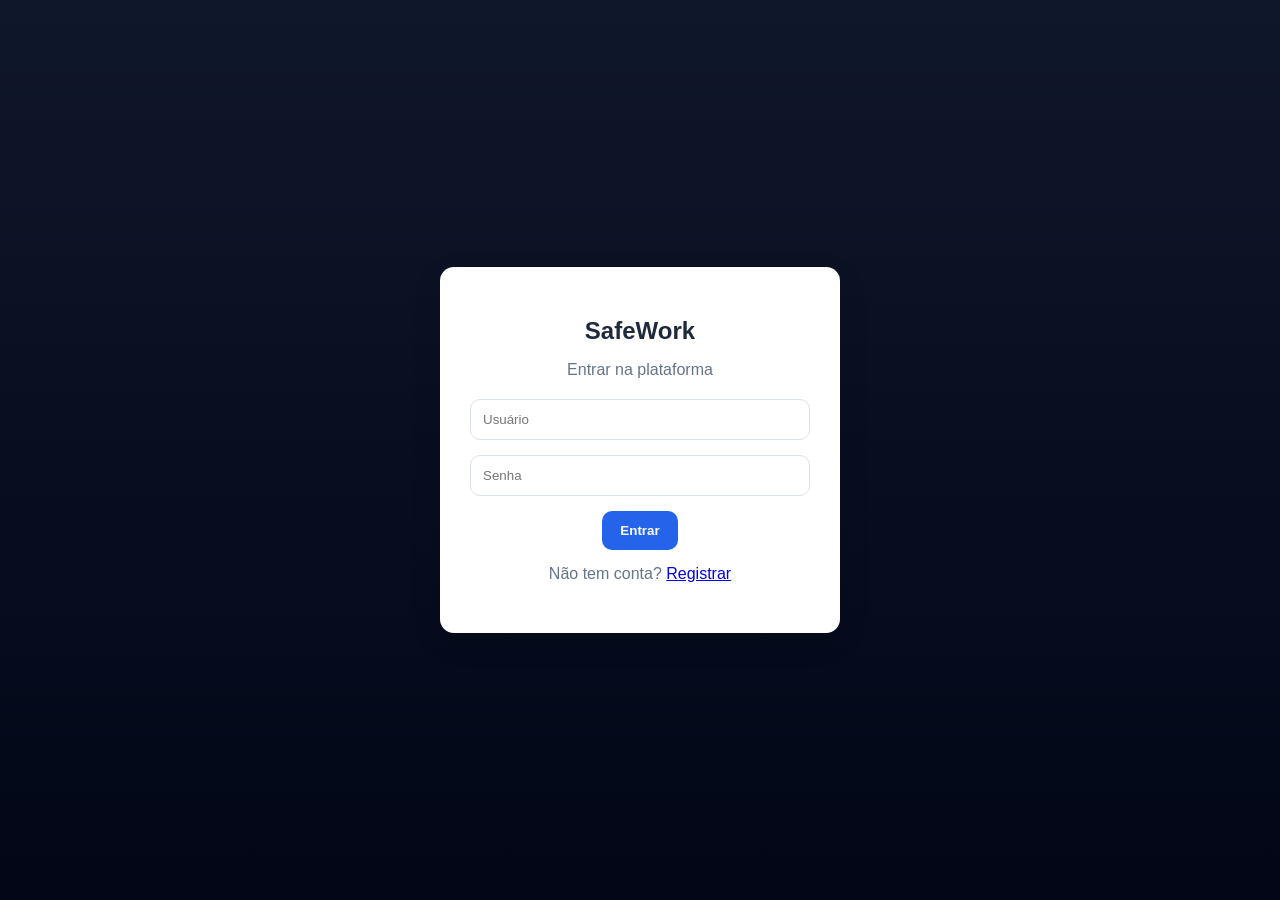
<file: frontend/index.html>
<!DOCTYPE html>
<html lang="pt-br">
<head>
    <meta charset="UTF-8">
    <title>SafeWork</title>
    <link rel="stylesheet" href="styles.css">
</head>

<body>

<div class="app-layout">

    <aside class="sidebar">
        <div class="logo-area">
    <img src="logo.png" class="logo-img">
</div>

        <button onclick="navigate('dashboard')">
            <svg class="icon" viewBox="0 0 24 24">
                <path d="M3 10L12 3l9 7v10a1 1 0 0 1-1 1h-6v-6H10v6H4a1 1 0 0 1-1-1z"/>
            </svg>
            Dashboard
        </button>

        <button onclick="navigate('clients')">
            <svg class="icon" viewBox="0 0 24 24">
                <circle cx="12" cy="8" r="4"/>
                <path d="M4 21c0-4 4-7 8-7s8 3 8 7"/>
            </svg>
            Clientes
        </button>

        <button onclick="navigate('projects')">
            <svg class="icon" viewBox="0 0 24 24">
                <path d="M3 7h5l2 2h11v11H3z"/>
            </svg>
            Projetos
        </button>

        <button onclick="navigate('checklists')">
            <svg class="icon" viewBox="0 0 24 24">
                <path d="M9 11l3 3L22 4"/>
                <path d="M2 12h5M2 6h5M2 18h5"/>
            </svg>
            Checklists
        </button>

        <button onclick="navigate('inspections')">
            <svg class="icon" viewBox="0 0 24 24">
                <circle cx="11" cy="11" r="7"/>
                <line x1="21" y1="21" x2="16.5" y2="16.5"/>
            </svg>
            Inspeções
        </button>

        <button onclick="navigate('nonconformities')">
            <svg class="icon" viewBox="0 0 24 24">
                <path d="M10.29 3.86L1.82 18a2 2 0 0 0 1.71 3h16.94a2 2 0 0 0 1.71-3L13.71 3.86a2 2 0 0 0-3.42 0z"/>
                <line x1="12" y1="9" x2="12" y2="13"/>
                <circle cx="12" cy="17" r="1"/>
            </svg>
            NC
        </button>

        <button onclick="navigate('reports')">
            <svg class="icon" viewBox="0 0 24 24">
                <path d="M6 2h9l5 5v15H6z"/>
                <line x1="9" y1="13" x2="15" y2="13"/>
                <line x1="9" y1="17" x2="15" y2="17"/>
            </svg>
            Relatórios
        </button>

        <!-- USER CARD -->
<!-- USER CARD -->
<div class="user-card">
    <div class="user-info">
        <div class="avatar">L</div>
        <span class="user-name">Usuário</span>
    </div>

    <!-- ✅ AGRUPAR AQUI -->
    <div class="theme-switch-container">
        <span class="theme-label">Tema</span>

        <div class="theme-switch">
            <input type="checkbox" id="toggleTheme" onclick="toggleTheme()">
            <label for="toggleTheme"></label>
        </div>
    </div>

    <button class="logout-btn" onclick="logout()">Sair da conta</button>
</div>
    </aside>

    <main id="content"></main>

</div>

<script type="module" src="app.js"></script>

<script>
/* ========================
VERIFICAR LOGIN
======================== */
const user = localStorage.getItem("user");

if (!user) {
  window.location.href = "login/";
}

/* ========================
PREENCHER USUÁRIO
======================== */
if (user) {
  document.querySelector(".avatar").innerText = user[0].toUpperCase();
  document.querySelector(".user-name").innerText = user;
}

/* ========================
LOGOUT
======================== */
function logout() {
  localStorage.removeItem("user");
  window.location.href = "login/";
}

function toggleTheme() {
  document.body.classList.toggle("dark-mode");

  const isDark = document.body.classList.contains("dark-mode");
  localStorage.setItem("theme", isDark ? "dark" : "light");
}

/* carregar tema salvo */
const savedTheme = localStorage.getItem("theme");

if (savedTheme === "dark") {
  document.body.classList.add("dark-mode");
  document.getElementById("toggleTheme").checked = true;
}
</script>

</body>
</html>
</file>
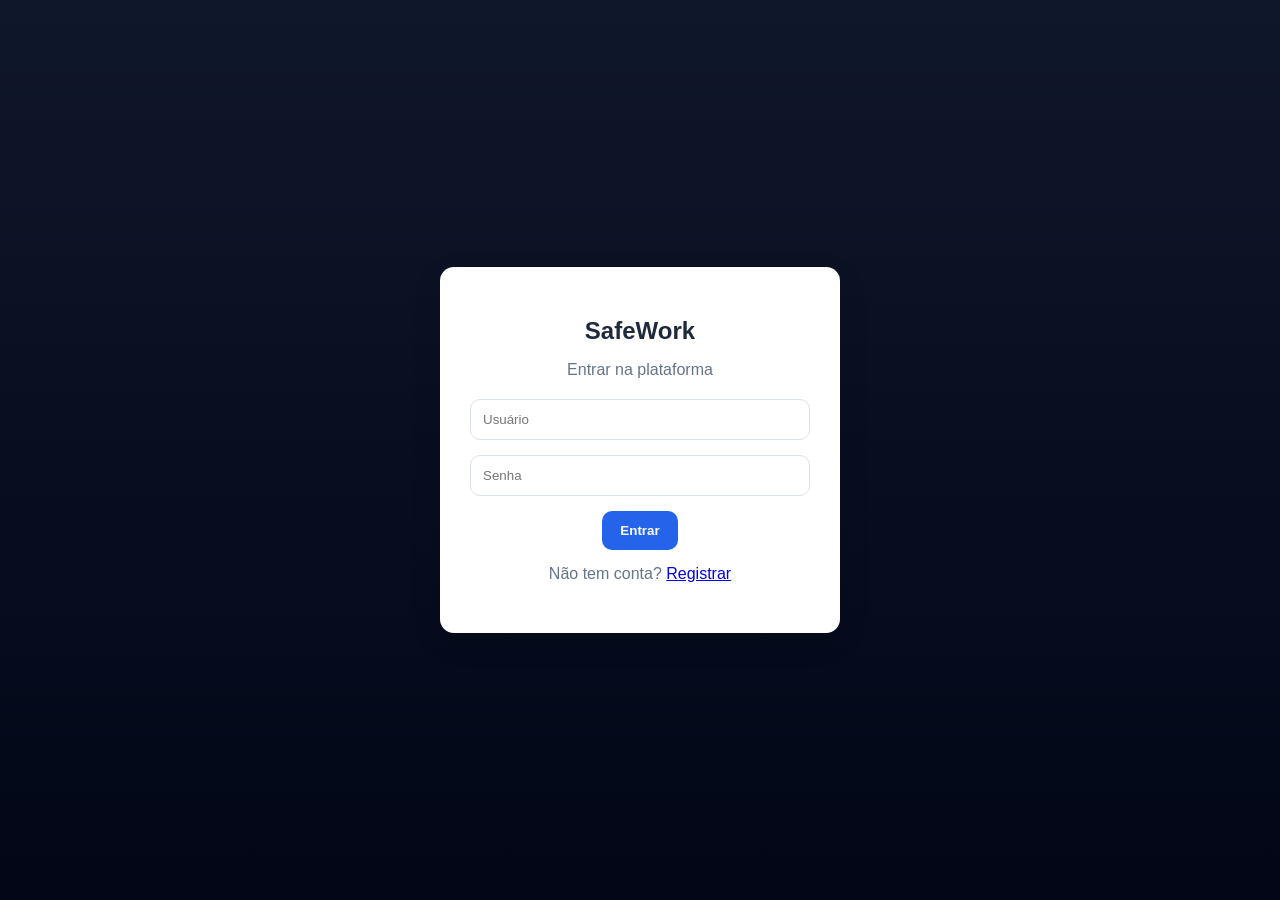
<file: frontend/login/index.html>
<!DOCTYPE html>
<html lang="pt-br">
<head>
  <meta charset="UTF-8">
  <title>Login - SafeWork</title>
  <link rel="stylesheet" href="styles.css">
</head>

<body class="login-body">

  <div class="login-container">
    <div class="login-card">
      <h2>SafeWork</h2>
      <p>Entrar na plataforma</p>

      <input type="text" id="username" placeholder="Usuário">
      <input type="password" id="password" placeholder="Senha">

      <button class="btn-primary" onclick="login()">Entrar</button>
<p style="margin-top:15px;">
  Não tem conta?
  <a href="../register/">Registrar</a>
</p>
      
    </div>
  </div>

<script>
/* ========================
BANCO FAKE
======================== */
const users = [
  { username: "admin", password: "123456" },
  { username: "luiz", password: "123456" }
];

/* ========================
LOGIN
======================== */
function login() {
  const username = document.getElementById("username").value;
  const password = document.getElementById("password").value;

  // validação básica
  if (!username || !password) {
    alert("Preencha usuário e senha");
    return;
  }

  // procurar usuário
  const user = users.find(
    u => u.username === username && u.password === password
  );

  if (!user) {
    alert("Usuário ou senha inválidos");
    return;
  }

  // salvar sessão
  localStorage.setItem("user", user.username);

  // redirecionar pro sistema
  window.location.href = "../index.html";
}

function login() {
  const username = document.getElementById("username").value;
  const password = document.getElementById("password").value;

  if (!username || !password) {
    alert("Preencha usuário e senha");
    return;
  }

  const users = JSON.parse(localStorage.getItem("users")) || [];

  const user = users.find(
    u => u.username === username && u.password === password
  );

  if (!user) {
    alert("Usuário ou senha inválidos");
    return;
  }

  localStorage.setItem("user", user.username);

  window.location.href = "../index.html";
}

</script>

</body>
</html>
</file>
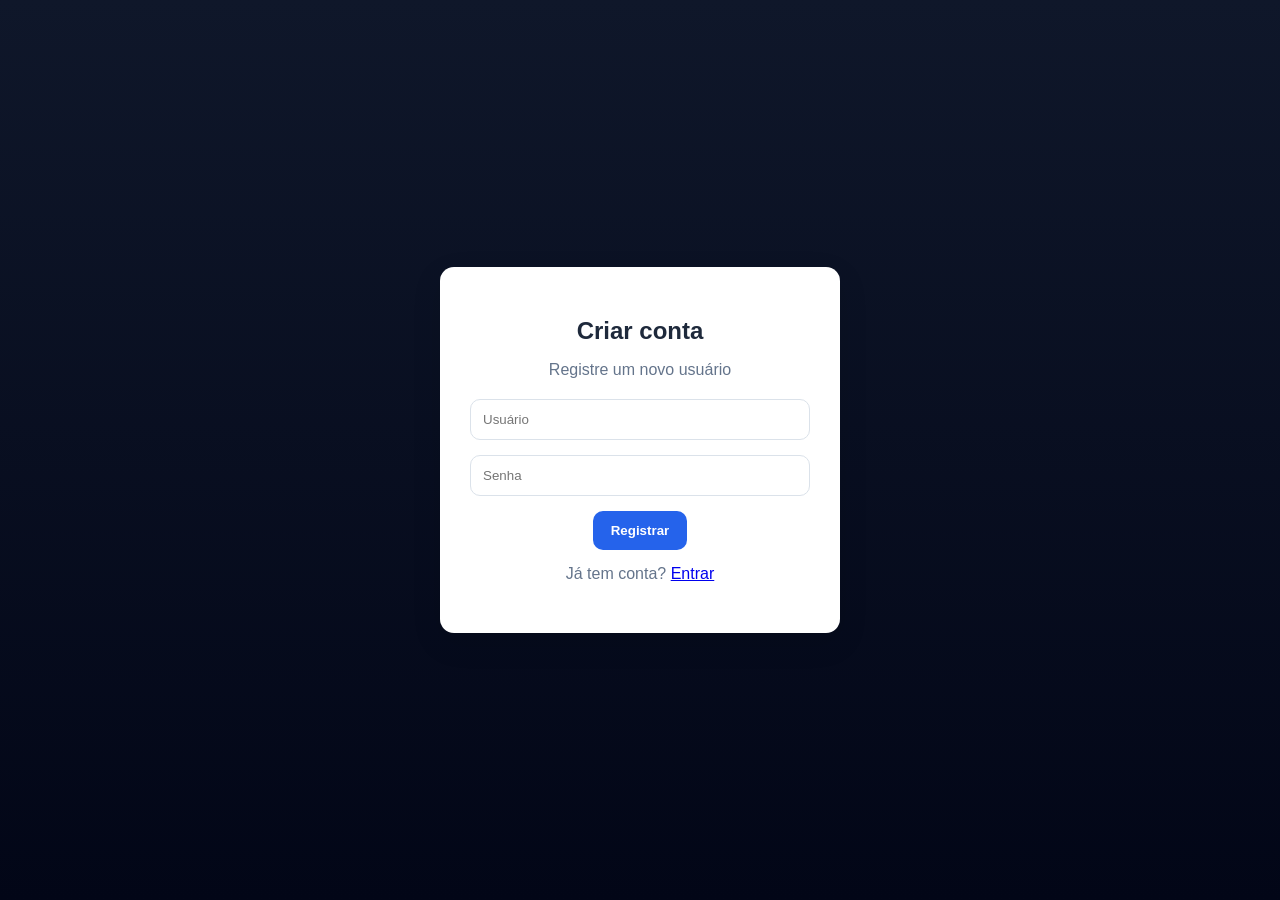
<file: frontend/register/index.html>
<!DOCTYPE html>
<html lang="pt-br">
<head>
  <meta charset="UTF-8">
  <title>Registrar - SafeWork</title>
  <link rel="stylesheet" href="styles.css">
</head>

<body class="login-body">

  <div class="login-container">
    <div class="login-card">
      <h2>Criar conta</h2>
      <p>Registre um novo usuário</p>

      <input type="text" id="username" placeholder="Usuário">
      <input type="password" id="password" placeholder="Senha">

      <button class="btn-primary" onclick="register()">Registrar</button>

      <p style="margin-top:15px;">
        Já tem conta?
        <a href="../login/">Entrar</a>
      </p>
    </div>
  </div>

<script>
function register() {
  const username = document.getElementById("username").value;
  const password = document.getElementById("password").value;

  if (!username || !password) {
    alert("Preencha todos os campos");
    return;
  }

  // pegar usuarios existentes
  let users = JSON.parse(localStorage.getItem("users")) || [];

  // verificar duplicado
  const exists = users.find(u => u.username === username);

  if (exists) {
    alert("Usuário já existe");
    return;
  }

  // salvar novo usuário
  users.push({ username, password });

  localStorage.setItem("users", JSON.stringify(users));

  alert("Conta criada com sucesso!");

  window.location.href = "../login/";
}
</script>

</body>
</html>
</file>
<file: frontend/styles.css>
/* ========================
   RESET / BASE
======================== */
* {
  box-sizing: border-box;
}

body {
  margin: 0;
  font-family: Inter, Arial, sans-serif;
  background: #f5f7fb;
  color: #1e293b;
}

/* ========================
   LAYOUT
======================== */
.app-layout {
  display: flex;
}

/* ========================
   SIDEBAR
======================== */
.sidebar {
  width: 230px;
  height: 100vh;
  background: linear-gradient(180deg, #0f172a, #020617);
  color: white;
  padding: 20px;
}

.sidebar h2 {
  margin-bottom: 25px;
}

.sidebar button {
  display: block;
  width: 100%;
  margin-bottom: 10px;
  background: transparent;
  border: none;
  color: #cbd5f5;
  padding: 10px;
  text-align: left;
  cursor: pointer;
  border-radius: 8px;
  transition: 0.2s;
  font-weight: 600;
}

.sidebar button:hover {
  background: rgba(255,255,255,0.08);
  color: white;
}

/* ========================
   MAIN
======================== */
#content {
  flex: 1;
  padding: 30px;
}

/* ========================
   TITLES
======================== */
.page-title {
  margin-bottom: 20px;
  font-size: 28px;
}

/* ========================
   CARDS BASE
======================== */
.card,
.table-card,
.form-card {
  background: white;
  border-radius: 14px;
  padding: 20px;
  box-shadow: 0 6px 18px rgba(0,0,0,0.05);
}

.mt {
  margin-top: 20px;
}

/* ========================
   FORM
======================== */
.form-card {
  display: flex;
  gap: 10px;
  flex-wrap: wrap;
  margin-bottom: 20px;
}

.form-card input {
  flex: 1;
  min-width: 200px;
  padding: 12px;
  border-radius: 10px;
  border: 1px solid #dbe2ea;
  transition: 0.2s;
}

.form-card input:focus {
  border-color: #072464;
  outline: none;
  box-shadow: 0 0 0 3px rgba(37, 99, 235, 0.1);
}

/* ========================
   BUTTONS
======================== */
.btn-primary {
  background: #2563eb;
  color: white;
  border: none;
  padding: 12px 18px;
  border-radius: 10px;
  cursor: pointer;
  font-weight: 600;
  transition: 0.15s;
}

.btn-primary:hover {
  background: #1d4ed8;
  transform: translateY(-1px);
}

/* ========================
   TABLE
======================== */
.table-card {
  margin-top: 10px;
  overflow: hidden;
}

.modern-table {
  width: 100%;
  border-collapse: collapse;
}

.modern-table th {
  background: #f8fafc;
  text-align: left;
  padding: 14px;
  color: #64748b;
  font-size: 13px;
  text-transform: uppercase;
}

.modern-table td {
  padding: 14px;
  border-top: 1px solid #edf2f7;
  font-size: 14px;
}

.modern-table tr {
  transition: 0.2s;
}

.modern-table tr:hover {
  background: #f1f5f9;
}

/* ========================
   DASHBOARD - KPIs
======================== */
.kpis {
  display: flex;
  gap: 20px;
  margin-bottom: 25px;
  flex-wrap: wrap;
}

.kpi-card {
  flex: 1;
  min-width: 200px;
  background: white;
  padding: 20px;
  border-radius: 14px;
  box-shadow: 0 6px 18px rgba(0,0,0,0.05);
  transition: 0.2s;
}

.kpi-card:hover {
  transform: translateY(-3px);
}

.kpi-card h3 {
  margin: 0;
  color: #64748b;
  font-size: 14px;
}

.kpi-value {
  font-size: 34px;
  font-weight: bold;
  margin-top: 10px;
  color: #2563eb;
}

/* KPI vermelho (alerta) */
.kpi-card.danger .kpi-value {
  color: #ef4444;
}

/* ========================
   LISTA NC
======================== */
.nc-list {
  list-style: none;
  padding: 0;
  margin-top: 15px;
}

.nc-list li {
  display: flex;
  align-items: center;
  padding: 12px;
  border-bottom: 1px solid #edf2f7;
  gap: 10px;
}

.nc-list li:last-child {
  border-bottom: none;
}

.nc-dot {
  width: 10px;
  height: 10px;
  background: #ef4444;
  border-radius: 50%;
}

/* ========================
   RESPONSIVO
======================== */
@media (max-width: 768px) {
  .sidebar {
    display: none;
  }

  #content {
    padding: 20px;
  }

  .form-card {
    flex-direction: column;
  }
}

/* ========================
   PROJECTS
======================== */

/* texto solto vira bloco organizado */
.page select,
.page input,
.page button {
  margin: 5px;
}

/* form fake que você montou vira card */
.page:has(table) > *:not(table):not(h1):not(.page-title) {
  display: flex;
  flex-wrap: wrap;
  gap: 10px;
  background: white;
  padding: 20px;
  border-radius: 14px;
  box-shadow: 0 6px 18px rgba(0,0,0,0.05);
  margin-bottom: 20px;
}

/* ========================
   NON CONFORMITIES
======================== */

/* filtros (Baixa Média Alta...) */
.page {
  line-height: 1.6;
}

.page strong {
  background: #eef2ff;
  padding: 6px 10px;
  border-radius: 8px;
  color: #4338ca;
}

/* severidade colorida */
td:has-text("Alta"),
td:has-text("Crítica") {
  color: #ef4444;
  font-weight: bold;
}

/* ========================
   REPORTS
======================== */

table td:last-child {
  color: #2563eb;
  font-weight: 600;
  cursor: pointer;
}

table td:last-child:hover {
  text-decoration: underline;
}

/* TODOS OS TABLES FICAM IGUAIS */
table {
  width: 100%;
  border-collapse: collapse;
  background: white;
  border-radius: 14px;
  overflow: hidden;
  box-shadow: 0 6px 18px rgba(0,0,0,0.05);
}

th {
  background: #f8fafc;
  padding: 14px;
  text-align: left;
  font-size: 13px;
  color: #64748b;
}

td {
  padding: 14px;
  border-top: 1px solid #edf2f7;
}

tr:hover {
  background: #f1f5f9;
}

.form-card select,
.form-card input {
  flex: 1;
  min-width: 180px;
  padding: 12px;
  border-radius: 10px;
  border: 1px solid #dbe2ea;
  background: white;
}

.form-card select:focus,
.form-card input:focus {
  border-color: #2563eb;
  outline: none;
}

.status-badge {
  padding: 6px 10px;
  border-radius: 8px;
  font-size: 12px;
  font-weight: 600;
}

/* cores */
.status-badge.planejado {
  background: #e0f2fe;
  color: #0369a1;
}

.status-badge.ativo {
  background: #dcfce7;
  color: #166534;
}

.status-badge.concluído {
  background: #ede9fe;
  color: #5b21b6;
}

.form-card select {
  flex: 1;
  min-width: 180px;
  padding: 12px;
  border-radius: 10px;
  border: 1px solid #dbe2ea;
  background: white;
  transition: 0.2s;
}

.form-card select:focus {
  border-color: #2563eb;
  outline: none;
  box-shadow: 0 0 0 3px rgba(37, 99, 235, 0.1);
}

.form-card {
  align-items: center;
}

/* ========================
USER CARD (SIDEBAR)
======================== */
.sidebar {
  display: flex;
  flex-direction: column;
}

.user-card {
  margin-top: auto; /* joga para o fundo */
  background: rgba(255,255,255,0.05);
  padding: 12px;
  border-radius: 12px;
}

.user-info {
  display: flex;
  align-items: center;
  gap: 10px;
  margin-bottom: 10px;
}

.avatar {
  width: 36px;
  height: 36px;
  border-radius: 50%;
  background: #2563eb;
  color: white;
  display: flex;
  align-items: center;
  justify-content: center;
  font-weight: bold;
}

.user-name {
  font-size: 14px;
  color: #e2e8f0;
}

.logout-btn {
  width: 100%;
  background: transparent;
  border: 1px solid rgba(255,255,255,0.2);
  color: #cbd5f5;
  padding: 8px;
  border-radius: 8px;
  cursor: pointer;
  font-size: 13px;
  transition: 0.2s;
}

.logout-btn:hover {
  background: rgba(255,255,255,0.08);
  color: white;
}

/* ========================
ICONS SIDEBAR (SVG)
======================== */

.sidebar button {
  display: flex;
  align-items: center;
  gap: 10px;
}

.icon {
  width: 18px;
  height: 18px;
  stroke: white;
  fill: none;
  stroke-width: 2;
  flex-shrink: 0;
}

/* quando passar mouse */
.sidebar button:hover .icon {
  stroke: white;
}

/* ========================
LOGO SIMPLES (PNG)
======================== */

.logo-area {
  display: flex;
  align-items: center;
  justify-content: center;
  margin-bottom: 10px;
}

.logo-img {
  width: 125px;   /* controla o tamanho */
  height: auto;
  object-fit: contain;
}

.logo-area {
  display: flex;
  flex-direction: column;
  align-items: center;
}

/* ========================
TOGGLE SWITCH PREMIUM (VISÍVEL)
======================== */

.theme-switch {
  display: flex;
  justify-content: center;
  margin: 12px 0;
}

.theme-switch input {
  display: none;
}

.theme-switch label {
  width: 64px;
  height: 28px;
  background: rgba(255,255,255,0.2);
  border-radius: 20px;
  position: relative;
  cursor: pointer;
  transition: 0.3s;
}

/* bolinha */
.theme-switch label::before {
  content: "";
  width: 22px;
  height: 22px;
  background: white;
  border-radius: 50%;
  position: absolute;
  top: 3px;
  left: 3px;
  transition: 0.3s;
  z-index: 2;
}

/* ========================
SOL (modo claro)
======================== */

/* círculo do sol */
.theme-switch label::after {
  content: "";
  position: absolute;
  right: 8px;
  top: 50%;
  transform: translateY(-50%);
  width: 12px;
  height: 12px;
  border-radius: 50%;
  background: white;
}

/* ========================
MODO ESCURO (LUA)
======================== */

.theme-switch input:checked + label {
  background: #2563eb;
}

/* bolinha vai pra direita */
.theme-switch input:checked + label::before {
  transform: translateX(36px);
}

/* transforma o sol em lua */
.theme-switch input:checked + label::after {
  right: auto;
  left: 15px;

  width: 12px;
  height: 12px;
  border-radius: 50%;
  background: transparent;

  /* cria o efeito de lua */
  box-shadow: -6px 0 0 3px white;
}

/* ========================
DARK MODE
======================== */

/* fundo geral escuro */
.dark-mode {
  background: #0f172a;
  color: #e2e8f0;
}

/* conteúdo principal */
.dark-mode #content {
  background: #0f172a;
}

/* cards ficam escuros */
.dark-mode .card,
.dark-mode .table-card,
.dark-mode .form-card,
.dark-mode table {
  background: #1e293b;
  color: #e2e8f0;
}

/* sidebar MAIS CLARA que antes */
.dark-mode .sidebar {
  background: linear-gradient(180deg, #293850, #1c2b4d);
}

/* botões */
.dark-mode .sidebar button {
  color: #cbd5f5;
}

.dark-mode .sidebar button:hover {
  background: rgba(255,255,255,0.1);  
}

.theme-switch-container {
  display: flex;
  align-items: center;
  gap: 10px;
  width: 100%;              /* ✅ IMPORTANTE */
  margin: 0px 0;
}

.theme-label {
  font-size: 13px;
  color: #cbd5f5;
  opacity: 0.9;
  white-space: nowrap;      /* ✅ evita quebrar linha */
}

.theme-switch {
  display: flex;            /* ✅ força alinhamento interno */
  align-items: center;
}

/* ========================
DARK MODE COMPLETO
======================== */

/* fundo geral */
.dark-mode {
  background: #0f172a;
  color: #e2e8f0;
}

/* conteúdo */
.dark-mode #content {
  background: #0f172a;
}

/* SIDEBAR */
.dark-mode .sidebar {
  background: linear-gradient(180deg, #1e293b, #0f172a);
}

/* TODOS OS CARDS */
.dark-mode .card,
.dark-mode .table-card,
.dark-mode .form-card,
.dark-mode .kpi-card,
.dark-mode table,
.dark-mode .page > *:not(table):not(h1):not(.page-title) {
  background: #1e293b !important;
  color: #e2e8f0;
}

/* INPUTS (seu problema principal) */
.dark-mode input,
.dark-mode select {
  background: #0f172a;
  color: #e2e8f0;
  border: 1px solid #334155;
}

/* placeholder */
.dark-mode input::placeholder {
  color: #64748b;
}

/* TABLE HEADER (ficou branco na sua imagem) */
.dark-mode th {
  background: #1e293b;
  color: #94a3b8;
}

/* TABLE DATA */
.dark-mode td {
  background: transparent;
  color: #e2e8f0;
  border-top: 1px solid #334155;
}

/* LINKS */
.dark-mode a {
  color: #60a5fa;
}

/* BOTÕES */
.dark-mode .btn-primary {
  background: #2563eb;
}

/* LISTAS / NC */
.dark-mode .nc-list li {
  border-bottom: 1px solid #334155;
}

.dark-mode .card,
.dark-mode .table-card,
.dark-mode .form-card,
.dark-mode .kpi-card,
.dark-mode table {
  background: #1e293b !important;
  color: #e2e8f0;

  border-radius: 14px; /* ✅ VOLTA AS BORDAS */
}

.dark-mode .kpis {
  gap: 20px;
}

.dark-mode .kpi-card {
  border-radius: 14px;
}

.dark-mode .card,
.dark-mode .table-card,
.dark-mode .form-card,
.dark-mode .kpi-card,
.dark-mode .page > * {
  border-radius: 14px !important;
}
</file>
<file: frontend/login/styles.css>
/* ========================
   RESET / BASE
======================== */
* {
  box-sizing: border-box;
}

body {
  margin: 0;
  font-family: Inter, Arial, sans-serif;
  background: #f5f7fb;
  color: #1e293b;
}

/* ========================
   LAYOUT
======================== */
.app-layout {
  display: flex;
}

/* ========================
   SIDEBAR
======================== */
.sidebar {
  width: 230px;
  height: 100vh;
  background: linear-gradient(180deg, #0f172a, #020617);
  color: white;
  padding: 20px;
}

.sidebar h2 {
  margin-bottom: 25px;
}

.sidebar button {
  display: block;
  width: 100%;
  margin-bottom: 10px;
  background: transparent;
  border: none;
  color: #cbd5f5;
  padding: 10px;
  text-align: left;
  cursor: pointer;
  border-radius: 8px;
  transition: 0.2s;
}

.sidebar button:hover {
  background: rgba(255,255,255,0.08);
  color: white;
}

/* ========================
   MAIN
======================== */
#content {
  flex: 1;
  padding: 30px;
}

/* ========================
   TITLES
======================== */
.page-title {
  margin-bottom: 20px;
  font-size: 28px;
}

/* ========================
   CARDS BASE
======================== */
.card,
.table-card,
.form-card {
  background: white;
  border-radius: 14px;
  padding: 20px;
  box-shadow: 0 6px 18px rgba(0,0,0,0.05);
}

.mt {
  margin-top: 20px;
}

/* ========================
   FORM
======================== */
.form-card {
  display: flex;
  gap: 10px;
  flex-wrap: wrap;
  margin-bottom: 20px;
}

.form-card input {
  flex: 1;
  min-width: 200px;
  padding: 12px;
  border-radius: 10px;
  border: 1px solid #dbe2ea;
  transition: 0.2s;
}

.form-card input:focus {
  border-color: #2563eb;
  outline: none;
  box-shadow: 0 0 0 3px rgba(37, 99, 235, 0.1);
}

/* ========================
   BUTTONS
======================== */
.btn-primary {
  background: #2563eb;
  color: white;
  border: none;
  padding: 12px 18px;
  border-radius: 10px;
  cursor: pointer;
  font-weight: 600;
  transition: 0.15s;
}

.btn-primary:hover {
  background: #1d4ed8;
  transform: translateY(-1px);
}

/* ========================
   TABLE
======================== */
.table-card {
  margin-top: 10px;
  overflow: hidden;
}

.modern-table {
  width: 100%;
  border-collapse: collapse;
}

.modern-table th {
  background: #f8fafc;
  text-align: left;
  padding: 14px;
  color: #64748b;
  font-size: 13px;
  text-transform: uppercase;
}

.modern-table td {
  padding: 14px;
  border-top: 1px solid #edf2f7;
  font-size: 14px;
}

.modern-table tr {
  transition: 0.2s;
}

.modern-table tr:hover {
  background: #f1f5f9;
}

/* ========================
   DASHBOARD - KPIs
======================== */
.kpis {
  display: flex;
  gap: 20px;
  margin-bottom: 25px;
  flex-wrap: wrap;
}

.kpi-card {
  flex: 1;
  min-width: 200px;
  background: white;
  padding: 20px;
  border-radius: 14px;
  box-shadow: 0 6px 18px rgba(0,0,0,0.05);
  transition: 0.2s;
}

.kpi-card:hover {
  transform: translateY(-3px);
}

.kpi-card h3 {
  margin: 0;
  color: #64748b;
  font-size: 14px;
}

.kpi-value {
  font-size: 34px;
  font-weight: bold;
  margin-top: 10px;
  color: #2563eb;
}

/* KPI vermelho (alerta) */
.kpi-card.danger .kpi-value {
  color: #ef4444;
}

/* ========================
   LISTA NC
======================== */
.nc-list {
  list-style: none;
  padding: 0;
  margin-top: 15px;
}

.nc-list li {
  display: flex;
  align-items: center;
  padding: 12px;
  border-bottom: 1px solid #edf2f7;
  gap: 10px;
}

.nc-list li:last-child {
  border-bottom: none;
}

.nc-dot {
  width: 10px;
  height: 10px;
  background: #ef4444;
  border-radius: 50%;
}

/* ========================
   RESPONSIVO
======================== */
@media (max-width: 768px) {
  .sidebar {
    display: none;
  }

  #content {
    padding: 20px;
  }

  .form-card {
    flex-direction: column;
  }
}

/* ========================
   PROJECTS
======================== */

/* texto solto vira bloco organizado */
.page select,
.page input,
.page button {
  margin: 5px;
}

/* form fake que você montou vira card */
.page:has(table) > *:not(table):not(h1):not(.page-title) {
  display: flex;
  flex-wrap: wrap;
  gap: 10px;
  background: white;
  padding: 20px;
  border-radius: 14px;
  box-shadow: 0 6px 18px rgba(0,0,0,0.05);
  margin-bottom: 20px;
}

/* ========================
   NON CONFORMITIES
======================== */

/* filtros (Baixa Média Alta...) */
.page {
  line-height: 1.6;
}

.page strong {
  background: #eef2ff;
  padding: 6px 10px;
  border-radius: 8px;
  color: #4338ca;
}

/* severidade colorida */
td:has-text("Alta"),
td:has-text("Crítica") {
  color: #ef4444;
  font-weight: bold;
}

/* ========================
   REPORTS
======================== */

table td:last-child {
  color: #2563eb;
  font-weight: 600;
  cursor: pointer;
}

table td:last-child:hover {
  text-decoration: underline;
}

/* TODOS OS TABLES FICAM IGUAIS */
table {
  width: 100%;
  border-collapse: collapse;
  background: white;
  border-radius: 14px;
  overflow: hidden;
  box-shadow: 0 6px 18px rgba(0,0,0,0.05);
}

th {
  background: #f8fafc;
  padding: 14px;
  text-align: left;
  font-size: 13px;
  color: #64748b;
}

td {
  padding: 14px;
  border-top: 1px solid #edf2f7;
}

tr:hover {
  background: #f1f5f9;
}

.form-card select,
.form-card input {
  flex: 1;
  min-width: 180px;
  padding: 12px;
  border-radius: 10px;
  border: 1px solid #dbe2ea;
  background: white;
}

.form-card select:focus,
.form-card input:focus {
  border-color: #2563eb;
  outline: none;
}

.status-badge {
  padding: 6px 10px;
  border-radius: 8px;
  font-size: 12px;
  font-weight: 600;
}

/* cores */
.status-badge.planejado {
  background: #e0f2fe;
  color: #0369a1;
}

.status-badge.ativo {
  background: #dcfce7;
  color: #166534;
}

.status-badge.concluído {
  background: #ede9fe;
  color: #5b21b6;
}

.form-card select {
  flex: 1;
  min-width: 180px;
  padding: 12px;
  border-radius: 10px;
  border: 1px solid #dbe2ea;
  background: white;
  transition: 0.2s;
}

.form-card select:focus {
  border-color: #2563eb;
  outline: none;
  box-shadow: 0 0 0 3px rgba(37, 99, 235, 0.1);
}

.form-card {
  align-items: center;
}

/* ========================
USER CARD (SIDEBAR)
======================== */
.sidebar {
  display: flex;
  flex-direction: column;
}

.user-card {
  margin-top: auto; /* joga para o fundo */
  background: rgba(255,255,255,0.05);
  padding: 12px;
  border-radius: 12px;
}

.user-info {
  display: flex;
  align-items: center;
  gap: 10px;
  margin-bottom: 10px;
}

.avatar {
  width: 36px;
  height: 36px;
  border-radius: 50%;
  background: #2563eb;
  color: white;
  display: flex;
  align-items: center;
  justify-content: center;
  font-weight: bold;
}

.user-name {
  font-size: 14px;
  color: #e2e8f0;
}

.logout-btn {
  width: 100%;
  background: transparent;
  border: 1px solid rgba(255,255,255,0.2);
  color: #cbd5f5;
  padding: 8px;
  border-radius: 8px;
  cursor: pointer;
  font-size: 13px;
  transition: 0.2s;
}

.logout-btn:hover {
  background: rgba(255,255,255,0.08);
  color: white;
}

/* ========================
LOGIN PAGE
======================== */

.login-body {
  display: flex;
  align-items: center;
  justify-content: center;
  height: 100vh;
  background: linear-gradient(180deg, #0f172a, #020617);
}

.login-container {
  width: 100%;
  max-width: 400px;
}

.login-card {
  background: white;
  padding: 30px;
  border-radius: 14px;
  box-shadow: 0 10px 30px rgba(0,0,0,0.1);
  text-align: center;
}

.login-card h2 {
  margin-bottom: 10px;
}

.login-card p {
  color: #64748b;
  margin-bottom: 20px;
}

.login-card input {
  width: 100%;
  margin-bottom: 15px;
  padding: 12px;
  border-radius: 10px;
  border: 1px solid #dbe2ea;
}

.login-card input:focus {
  border-color: #2563eb;
  outline: none;
}
</file>
<file: frontend/register/styles.css>
/* ========================
   RESET / BASE
======================== */
* {
  box-sizing: border-box;
}

body {
  margin: 0;
  font-family: Inter, Arial, sans-serif;
  background: #f5f7fb;
  color: #1e293b;
}

/* ========================
   LAYOUT
======================== */
.app-layout {
  display: flex;
}

/* ========================
   SIDEBAR
======================== */
.sidebar {
  width: 230px;
  height: 100vh;
  background: linear-gradient(180deg, #0f172a, #020617);
  color: white;
  padding: 20px;
}

.sidebar h2 {
  margin-bottom: 25px;
}

.sidebar button {
  display: block;
  width: 100%;
  margin-bottom: 10px;
  background: transparent;
  border: none;
  color: #cbd5f5;
  padding: 10px;
  text-align: left;
  cursor: pointer;
  border-radius: 8px;
  transition: 0.2s;
}

.sidebar button:hover {
  background: rgba(255,255,255,0.08);
  color: white;
}

/* ========================
   MAIN
======================== */
#content {
  flex: 1;
  padding: 30px;
}

/* ========================
   TITLES
======================== */
.page-title {
  margin-bottom: 20px;
  font-size: 28px;
}

/* ========================
   CARDS BASE
======================== */
.card,
.table-card,
.form-card {
  background: white;
  border-radius: 14px;
  padding: 20px;
  box-shadow: 0 6px 18px rgba(0,0,0,0.05);
}

.mt {
  margin-top: 20px;
}

/* ========================
   FORM
======================== */
.form-card {
  display: flex;
  gap: 10px;
  flex-wrap: wrap;
  margin-bottom: 20px;
}

.form-card input {
  flex: 1;
  min-width: 200px;
  padding: 12px;
  border-radius: 10px;
  border: 1px solid #dbe2ea;
  transition: 0.2s;
}

.form-card input:focus {
  border-color: #2563eb;
  outline: none;
  box-shadow: 0 0 0 3px rgba(37, 99, 235, 0.1);
}

/* ========================
   BUTTONS
======================== */
.btn-primary {
  background: #2563eb;
  color: white;
  border: none;
  padding: 12px 18px;
  border-radius: 10px;
  cursor: pointer;
  font-weight: 600;
  transition: 0.15s;
}

.btn-primary:hover {
  background: #1d4ed8;
  transform: translateY(-1px);
}

/* ========================
   TABLE
======================== */
.table-card {
  margin-top: 10px;
  overflow: hidden;
}

.modern-table {
  width: 100%;
  border-collapse: collapse;
}

.modern-table th {
  background: #f8fafc;
  text-align: left;
  padding: 14px;
  color: #64748b;
  font-size: 13px;
  text-transform: uppercase;
}

.modern-table td {
  padding: 14px;
  border-top: 1px solid #edf2f7;
  font-size: 14px;
}

.modern-table tr {
  transition: 0.2s;
}

.modern-table tr:hover {
  background: #f1f5f9;
}

/* ========================
   DASHBOARD - KPIs
======================== */
.kpis {
  display: flex;
  gap: 20px;
  margin-bottom: 25px;
  flex-wrap: wrap;
}

.kpi-card {
  flex: 1;
  min-width: 200px;
  background: white;
  padding: 20px;
  border-radius: 14px;
  box-shadow: 0 6px 18px rgba(0,0,0,0.05);
  transition: 0.2s;
}

.kpi-card:hover {
  transform: translateY(-3px);
}

.kpi-card h3 {
  margin: 0;
  color: #64748b;
  font-size: 14px;
}

.kpi-value {
  font-size: 34px;
  font-weight: bold;
  margin-top: 10px;
  color: #2563eb;
}

/* KPI vermelho (alerta) */
.kpi-card.danger .kpi-value {
  color: #ef4444;
}

/* ========================
   LISTA NC
======================== */
.nc-list {
  list-style: none;
  padding: 0;
  margin-top: 15px;
}

.nc-list li {
  display: flex;
  align-items: center;
  padding: 12px;
  border-bottom: 1px solid #edf2f7;
  gap: 10px;
}

.nc-list li:last-child {
  border-bottom: none;
}

.nc-dot {
  width: 10px;
  height: 10px;
  background: #ef4444;
  border-radius: 50%;
}

/* ========================
   RESPONSIVO
======================== */
@media (max-width: 768px) {
  .sidebar {
    display: none;
  }

  #content {
    padding: 20px;
  }

  .form-card {
    flex-direction: column;
  }
}

/* ========================
   PROJECTS
======================== */

/* texto solto vira bloco organizado */
.page select,
.page input,
.page button {
  margin: 5px;
}

/* form fake que você montou vira card */
.page:has(table) > *:not(table):not(h1):not(.page-title) {
  display: flex;
  flex-wrap: wrap;
  gap: 10px;
  background: white;
  padding: 20px;
  border-radius: 14px;
  box-shadow: 0 6px 18px rgba(0,0,0,0.05);
  margin-bottom: 20px;
}

/* ========================
   NON CONFORMITIES
======================== */

/* filtros (Baixa Média Alta...) */
.page {
  line-height: 1.6;
}

.page strong {
  background: #eef2ff;
  padding: 6px 10px;
  border-radius: 8px;
  color: #4338ca;
}

/* severidade colorida */
td:has-text("Alta"),
td:has-text("Crítica") {
  color: #ef4444;
  font-weight: bold;
}

/* ========================
   REPORTS
======================== */

table td:last-child {
  color: #2563eb;
  font-weight: 600;
  cursor: pointer;
}

table td:last-child:hover {
  text-decoration: underline;
}

/* TODOS OS TABLES FICAM IGUAIS */
table {
  width: 100%;
  border-collapse: collapse;
  background: white;
  border-radius: 14px;
  overflow: hidden;
  box-shadow: 0 6px 18px rgba(0,0,0,0.05);
}

th {
  background: #f8fafc;
  padding: 14px;
  text-align: left;
  font-size: 13px;
  color: #64748b;
}

td {
  padding: 14px;
  border-top: 1px solid #edf2f7;
}

tr:hover {
  background: #f1f5f9;
}

.form-card select,
.form-card input {
  flex: 1;
  min-width: 180px;
  padding: 12px;
  border-radius: 10px;
  border: 1px solid #dbe2ea;
  background: white;
}

.form-card select:focus,
.form-card input:focus {
  border-color: #2563eb;
  outline: none;
}

.status-badge {
  padding: 6px 10px;
  border-radius: 8px;
  font-size: 12px;
  font-weight: 600;
}

/* cores */
.status-badge.planejado {
  background: #e0f2fe;
  color: #0369a1;
}

.status-badge.ativo {
  background: #dcfce7;
  color: #166534;
}

.status-badge.concluído {
  background: #ede9fe;
  color: #5b21b6;
}

.form-card select {
  flex: 1;
  min-width: 180px;
  padding: 12px;
  border-radius: 10px;
  border: 1px solid #dbe2ea;
  background: white;
  transition: 0.2s;
}

.form-card select:focus {
  border-color: #2563eb;
  outline: none;
  box-shadow: 0 0 0 3px rgba(37, 99, 235, 0.1);
}

.form-card {
  align-items: center;
}

/* ========================
USER CARD (SIDEBAR)
======================== */
.sidebar {
  display: flex;
  flex-direction: column;
}

.user-card {
  margin-top: auto; /* joga para o fundo */
  background: rgba(255,255,255,0.05);
  padding: 12px;
  border-radius: 12px;
}

.user-info {
  display: flex;
  align-items: center;
  gap: 10px;
  margin-bottom: 10px;
}

.avatar {
  width: 36px;
  height: 36px;
  border-radius: 50%;
  background: #2563eb;
  color: white;
  display: flex;
  align-items: center;
  justify-content: center;
  font-weight: bold;
}

.user-name {
  font-size: 14px;
  color: #e2e8f0;
}

.logout-btn {
  width: 100%;
  background: transparent;
  border: 1px solid rgba(255,255,255,0.2);
  color: #cbd5f5;
  padding: 8px;
  border-radius: 8px;
  cursor: pointer;
  font-size: 13px;
  transition: 0.2s;
}

.logout-btn:hover {
  background: rgba(255,255,255,0.08);
  color: white;
}

/* ========================
LOGIN PAGE
======================== */

.login-body {
  display: flex;
  align-items: center;
  justify-content: center;
  height: 100vh;
  background: linear-gradient(180deg, #0f172a, #020617);
}

.login-container {
  width: 100%;
  max-width: 400px;
}

.login-card {
  background: white;
  padding: 30px;
  border-radius: 14px;
  box-shadow: 0 10px 30px rgba(0,0,0,0.1);
  text-align: center;
}

.login-card h2 {
  margin-bottom: 10px;
}

.login-card p {
  color: #64748b;
  margin-bottom: 20px;
}

.login-card input {
  width: 100%;
  margin-bottom: 15px;
  padding: 12px;
  border-radius: 10px;
  border: 1px solid #dbe2ea;
}

.login-card input:focus {
  border-color: #2563eb;
  outline: none;
}
</file>
